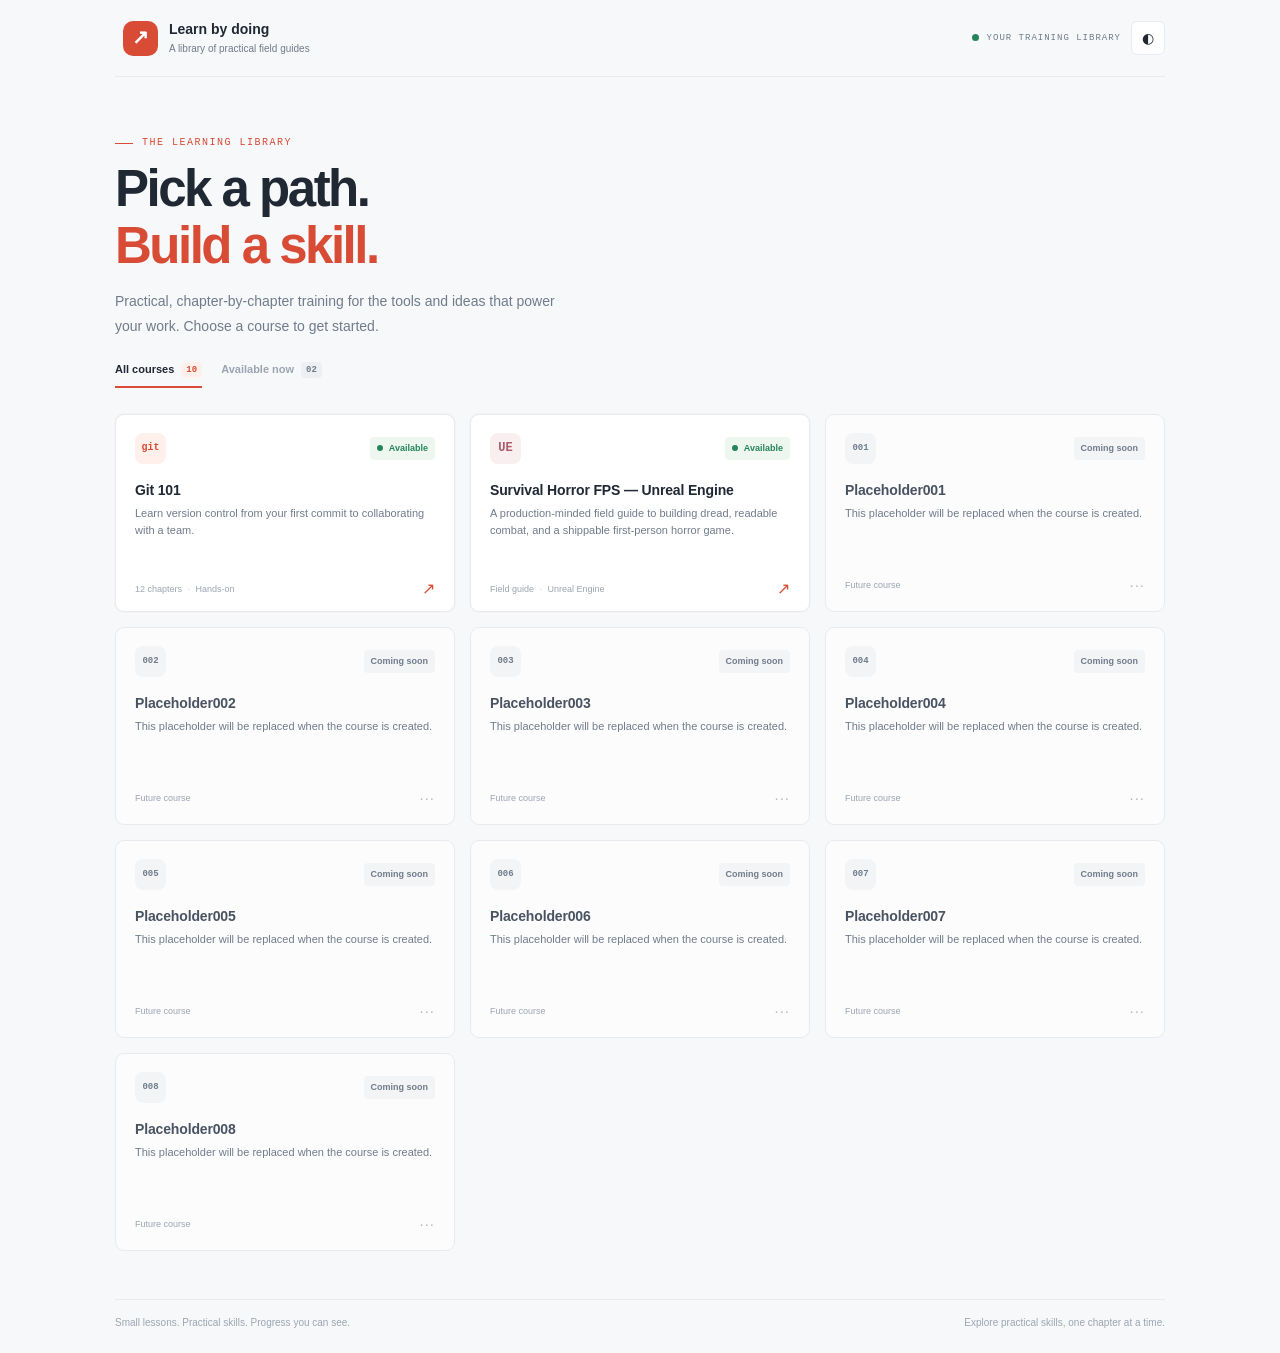
<file: index.html>
<!doctype html>
<html lang="en">
  <head>
    <meta charset="utf-8">
    <meta name="viewport" content="width=device-width, initial-scale=1">
    <meta name="theme-color" content="#f7f8fa">
    <meta name="description" content="Choose a hands-on training course and learn something new, one chapter at a time.">
    <title>Training Library — Learn by doing</title>
    <link rel="stylesheet" href="assets/css/styles.css">
    <script src="assets/js/home.js" defer data-markdown-src="index.md"></script>
  </head>
  <body>
    <div class="page-shell">
      <header class="site-header">
        <a class="brand" href="index.html" aria-label="Training Library home">
          <span class="brand-mark" aria-hidden="true">↗</span>
          <span>Learn by doing<span class="brand-caption">A library of practical field guides</span></span>
        </a>
        <div class="site-header-actions">
          <span class="header-label"><span class="status-dot"></span> YOUR TRAINING LIBRARY</span>
          <button class="theme-button" id="theme-button" type="button" aria-label="Switch to dark theme" title="Toggle theme">◐</button>
        </div>
      </header>

      <main id="home" aria-busy="true">
        <div id="home-content" aria-live="polite">
          <p>Loading the training library…</p>
        </div>
      </main>

      <footer class="site-footer">
        <span>Small lessons. Practical skills. Progress you can see.</span>
        <span>Explore practical skills, one chapter at a time.</span>
      </footer>
    </div>
  </body>
</html>
</file>
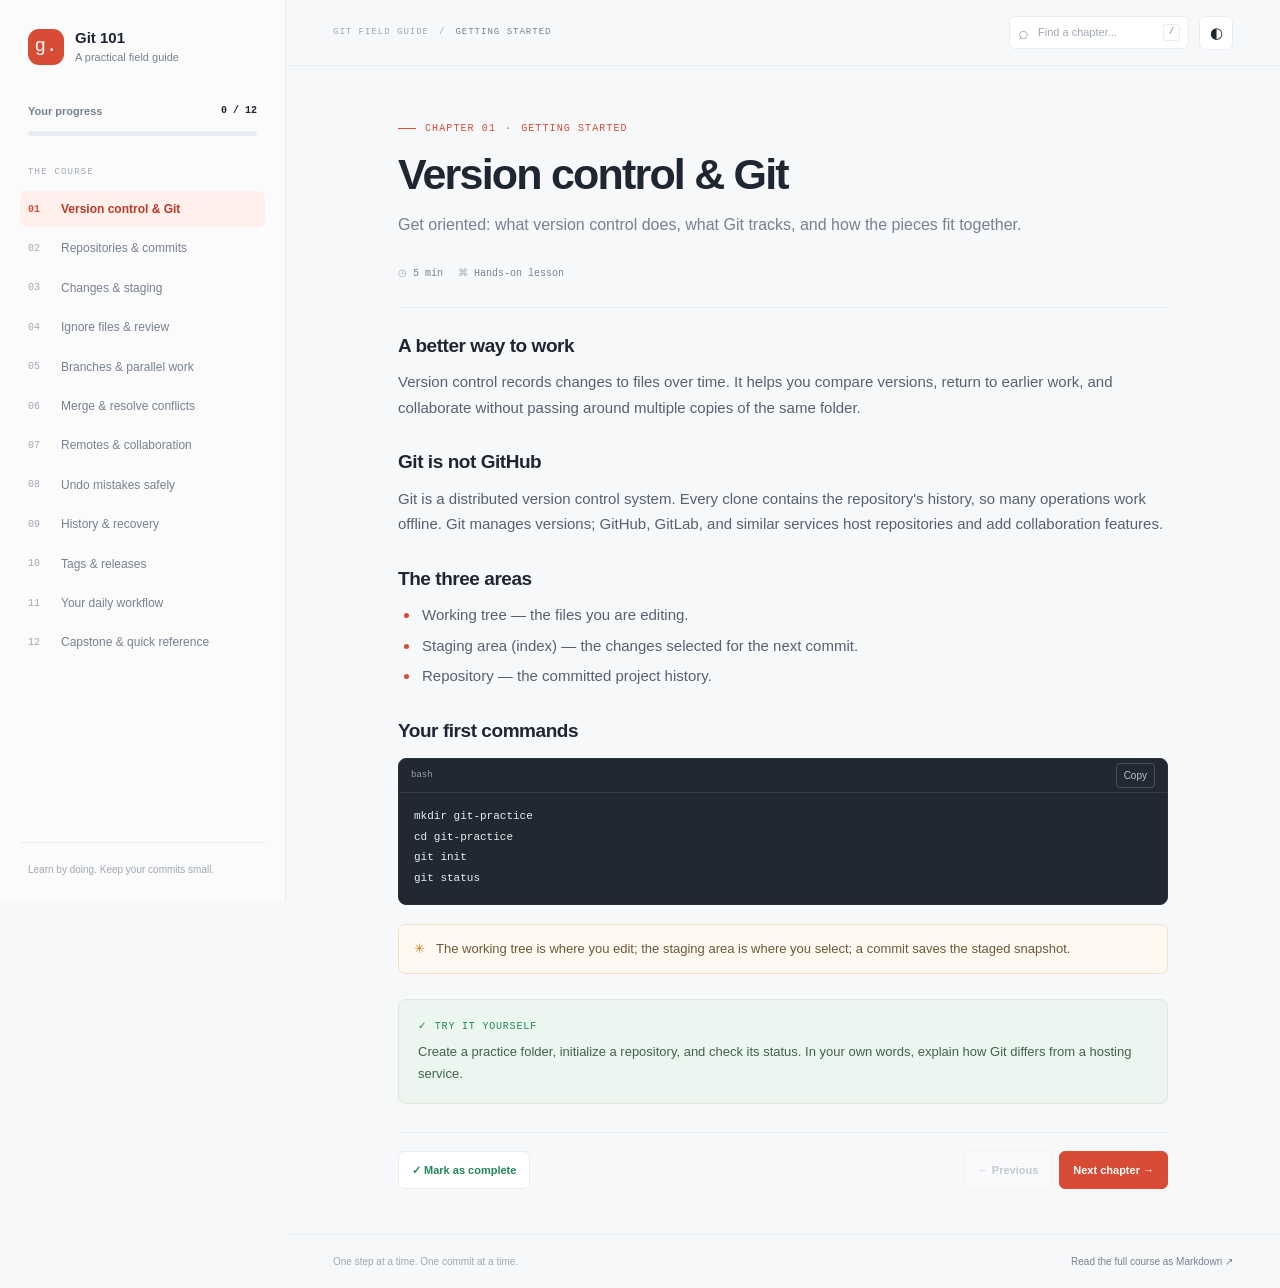
<file: pages/Git-101.html>
<!doctype html>
<html lang="en">
  <head>
    <meta charset="utf-8">
    <meta name="viewport" content="width=device-width, initial-scale=1">
    <meta name="theme-color" content="#f7f8fa">
    <meta name="description" content="A practical, chapter-by-chapter guide to learning Git, with hands-on exercises and a quick command reference.">
    <title>Git 101 — Git Training</title>
    <link rel="stylesheet" href="../assets/css/styles.css">
    <script src="../assets/js/app.js" defer></script>
  </head>
  <body>
    <div class="app-shell">
      <aside class="sidebar" id="sidebar">
        <a class="brand" href="../index.html" aria-label="Training home">
          <span class="brand-mark" aria-hidden="true">g.</span>
          <span>Git 101<span class="brand-subtitle">A practical field guide</span></span>
        </a>

        <div class="course-progress">
          <div class="progress-label">
            <span>Your progress</span>
            <span id="progress-count">0 / 12</span>
          </div>
          <div class="progress-track" role="progressbar" aria-label="Course progress" aria-valuemin="0" aria-valuemax="12" aria-valuenow="0" id="progress-bar">
            <span id="progress-fill"></span>
          </div>
        </div>

        <nav class="chapter-nav" aria-label="Course chapters">
          <p class="nav-heading">THE COURSE</p>
          <ol id="chapter-list"></ol>
        </nav>

        <div class="sidebar-bottom">
          <span class="sidebar-note">Learn by doing. Keep your commits small.</span>
        </div>
      </aside>

      <main class="main-panel">
        <header class="topbar">
          <button class="menu-button" id="menu-button" type="button" aria-label="Open chapter menu" aria-expanded="false">☰</button>
          <div class="breadcrumbs"><span>GIT FIELD GUIDE</span><span aria-hidden="true">/</span><span id="breadcrumb-current">GETTING STARTED</span></div>
          <div class="topbar-actions">
            <label class="search-box">
              <span aria-hidden="true">⌕</span>
              <input id="search" type="search" placeholder="Find a chapter..." aria-label="Find a chapter">
              <kbd>/</kbd>
            </label>
            <button class="theme-button" id="theme-button" type="button" aria-label="Switch to dark theme" title="Toggle theme">◐</button>
          </div>
        </header>

        <article class="lesson" id="lesson" aria-live="polite"></article>

        <footer class="page-footer">
          <span>One step at a time. One commit at a time.</span>
          <a href="Git-101.md">Read the full course as Markdown ↗</a>
        </footer>
      </main>
    </div>
  </body>
</html>
</file>
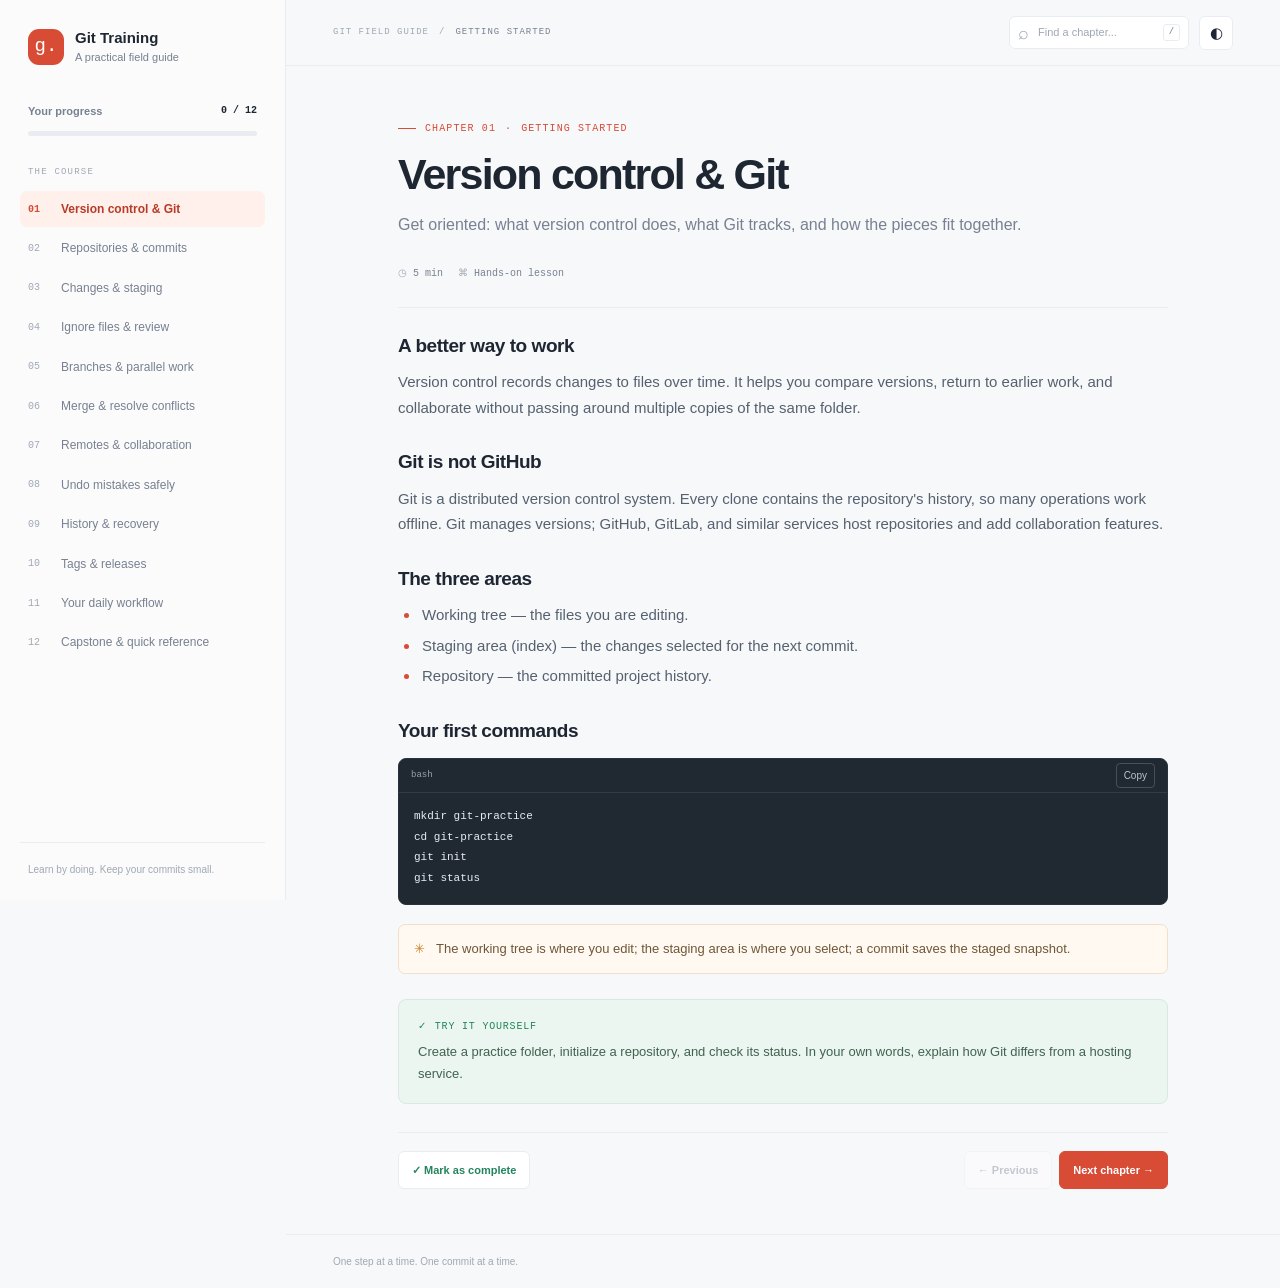
<file: pages/git-training.html>
<!doctype html>
<html lang="en">
  <head>
    <meta charset="utf-8">
    <meta name="viewport" content="width=device-width, initial-scale=1">
    <meta name="theme-color" content="#f7f8fa">
    <meta name="description" content="A practical, chapter-by-chapter guide to learning Git, with hands-on exercises and a quick command reference.">
    <title>Git, step by step — Git Training</title>
    <link rel="stylesheet" href="../assets/css/styles.css">
    <script src="../assets/js/app.js" defer></script>
  </head>
  <body>
    <div class="app-shell">
      <aside class="sidebar" id="sidebar">
        <a class="brand" href="../index.html" aria-label="Training home">
          <span class="brand-mark" aria-hidden="true">g.</span>
          <span>Git Training<span class="brand-subtitle">A practical field guide</span></span>
        </a>

        <div class="course-progress">
          <div class="progress-label">
            <span>Your progress</span>
            <span id="progress-count">0 / 12</span>
          </div>
          <div class="progress-track" role="progressbar" aria-label="Course progress" aria-valuemin="0" aria-valuemax="12" aria-valuenow="0" id="progress-bar">
            <span id="progress-fill"></span>
          </div>
        </div>

        <nav class="chapter-nav" aria-label="Course chapters">
          <p class="nav-heading">THE COURSE</p>
          <ol id="chapter-list"></ol>
        </nav>

        <div class="sidebar-bottom">
          <span class="sidebar-note">Learn by doing. Keep your commits small.</span>
        </div>
      </aside>

      <main class="main-panel">
        <header class="topbar">
          <button class="menu-button" id="menu-button" type="button" aria-label="Open chapter menu" aria-expanded="false">☰</button>
          <div class="breadcrumbs"><span>GIT FIELD GUIDE</span><span aria-hidden="true">/</span><span id="breadcrumb-current">GETTING STARTED</span></div>
          <div class="topbar-actions">
            <label class="search-box">
              <span aria-hidden="true">⌕</span>
              <input id="search" type="search" placeholder="Find a chapter..." aria-label="Find a chapter">
              <kbd>/</kbd>
            </label>
            <button class="theme-button" id="theme-button" type="button" aria-label="Switch to dark theme" title="Toggle theme">◐</button>
          </div>
        </header>

        <article class="lesson" id="lesson" aria-live="polite"></article>

        <footer class="page-footer">
          <span>One step at a time. One commit at a time.</span>
        </footer>
      </main>
    </div>
  </body>
</html>
</file>
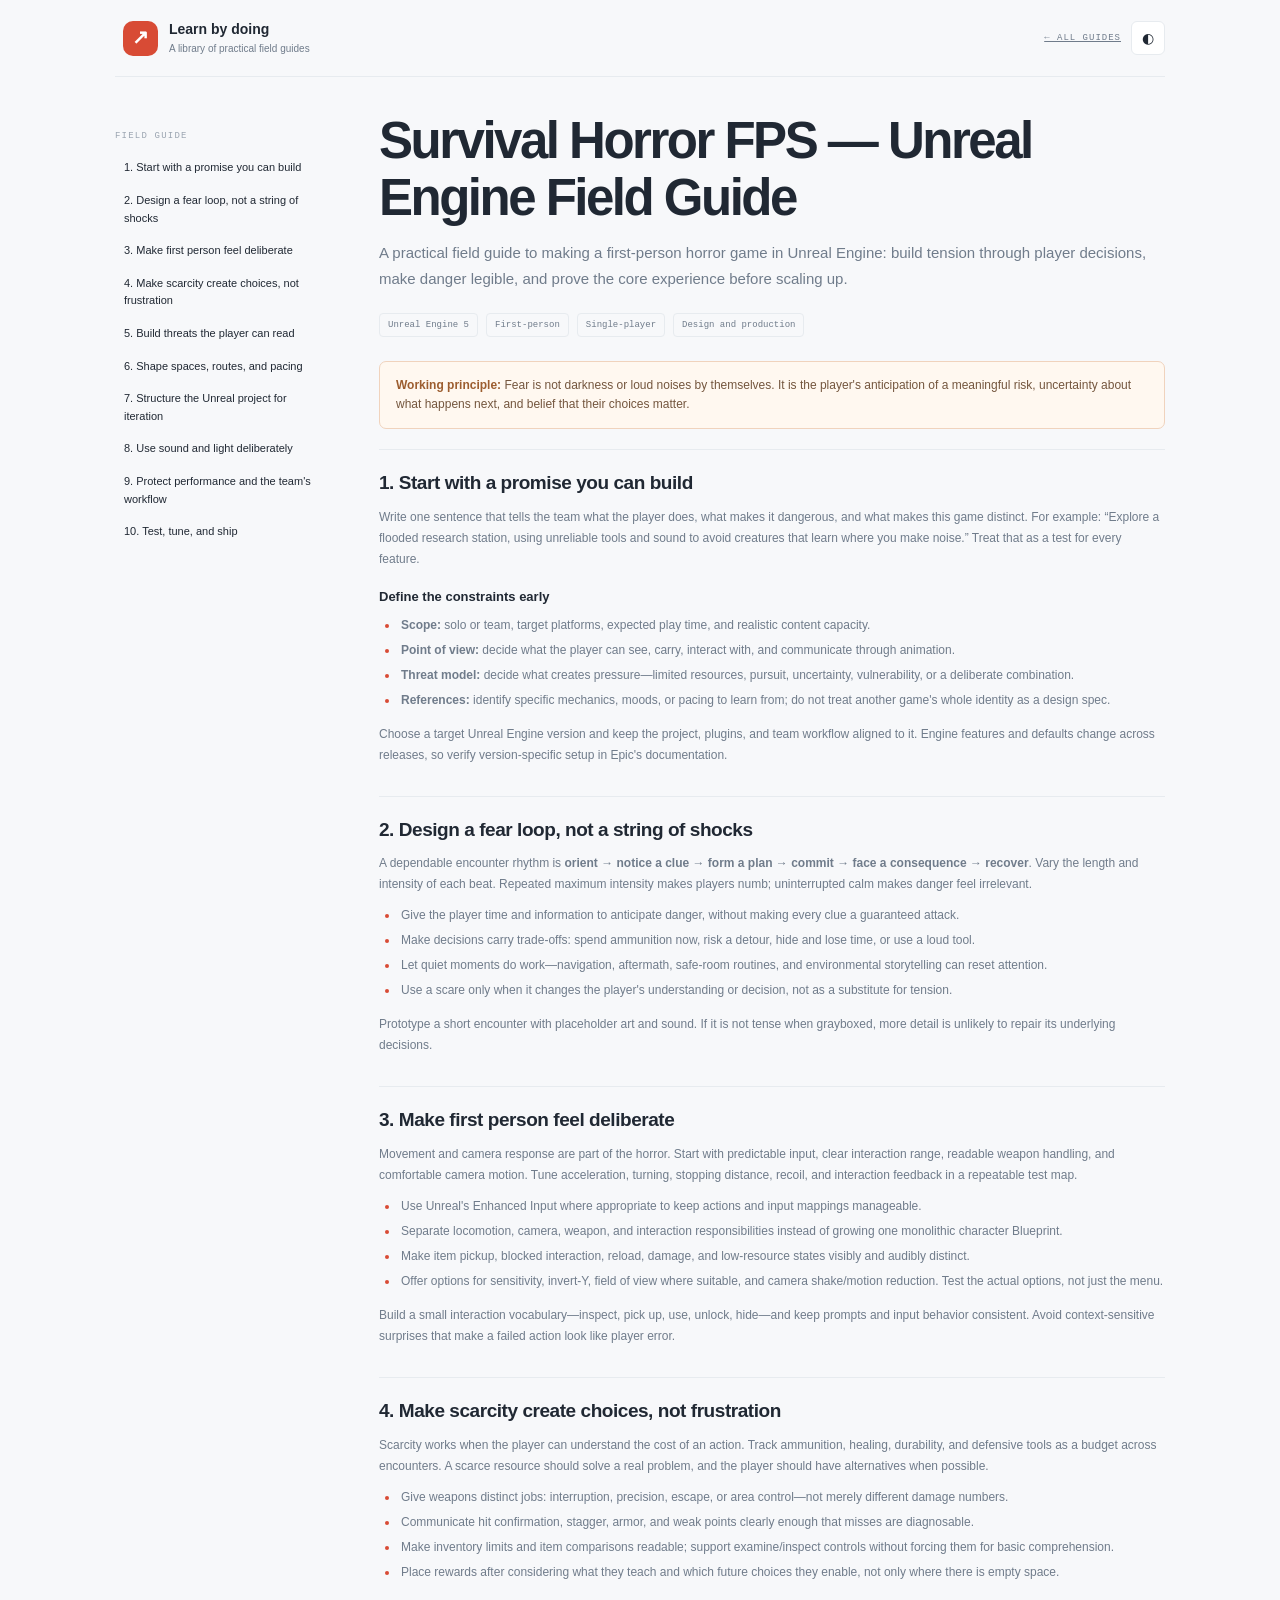
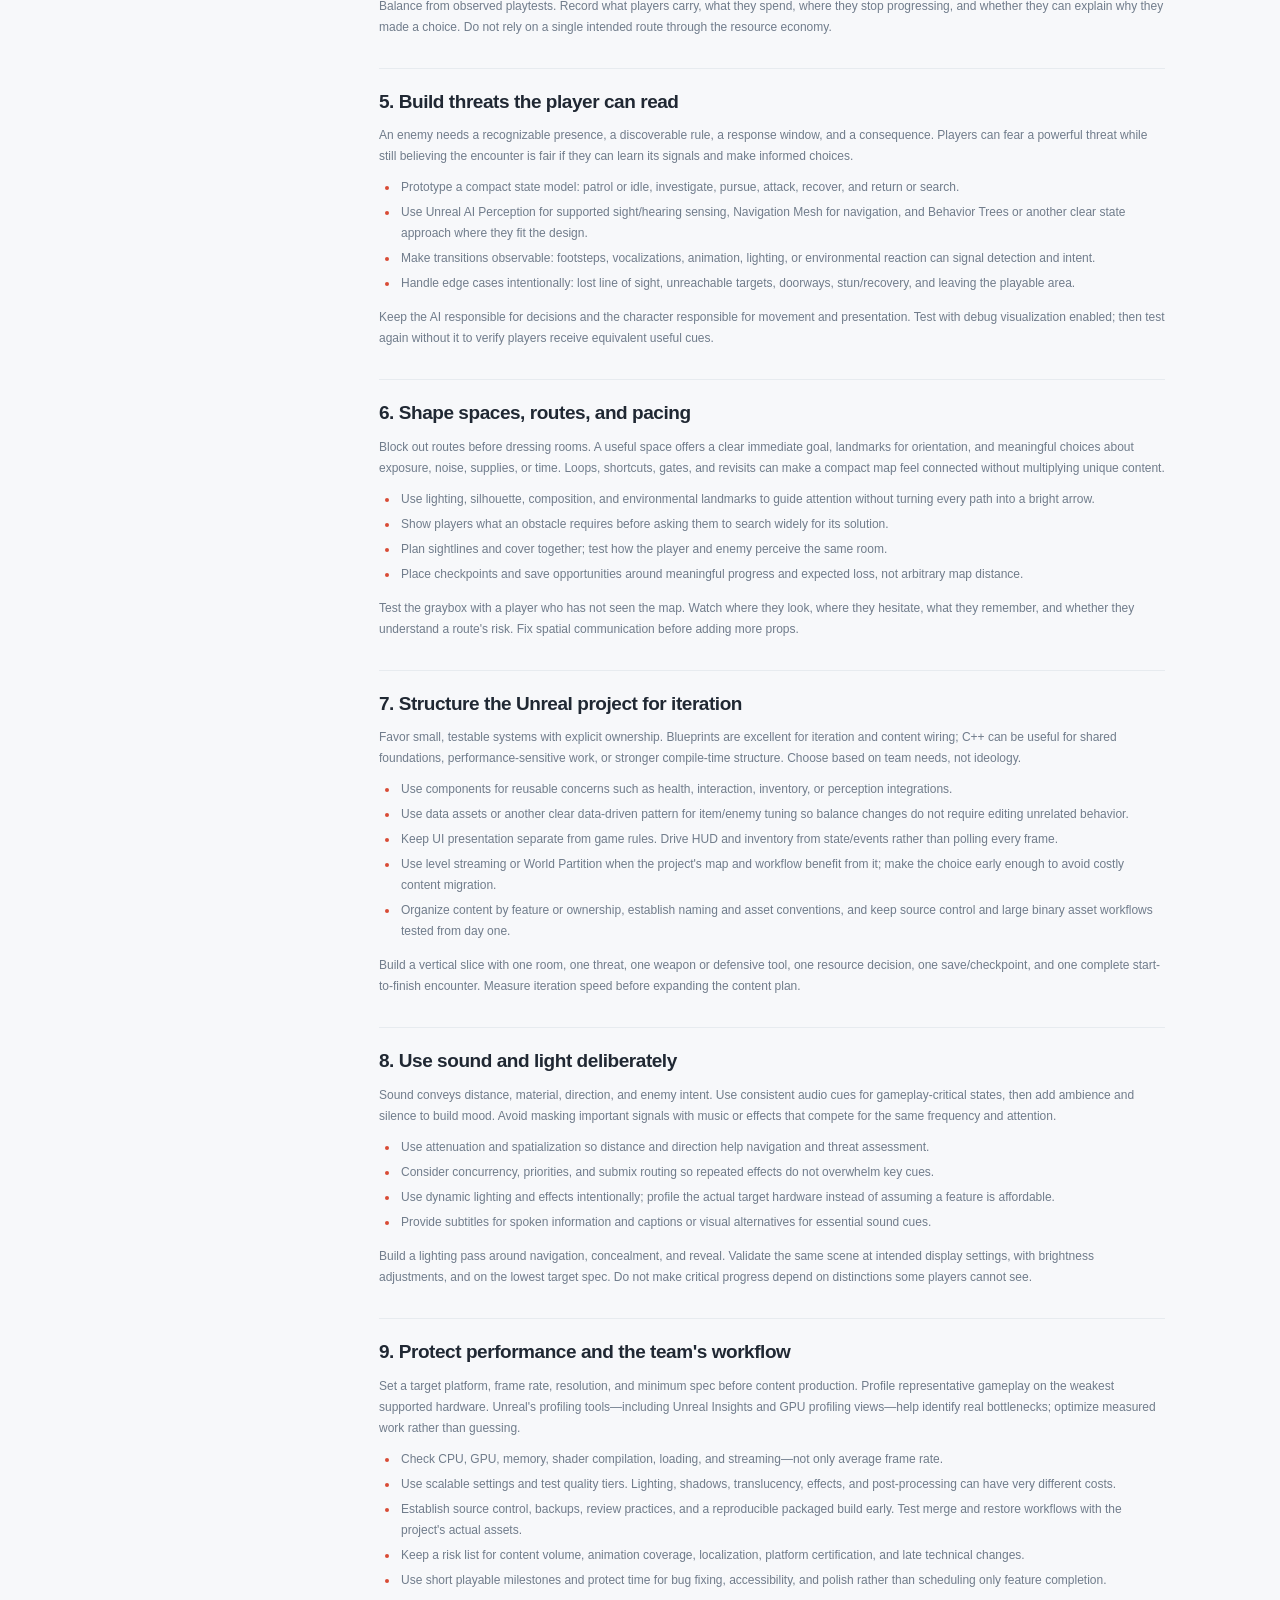
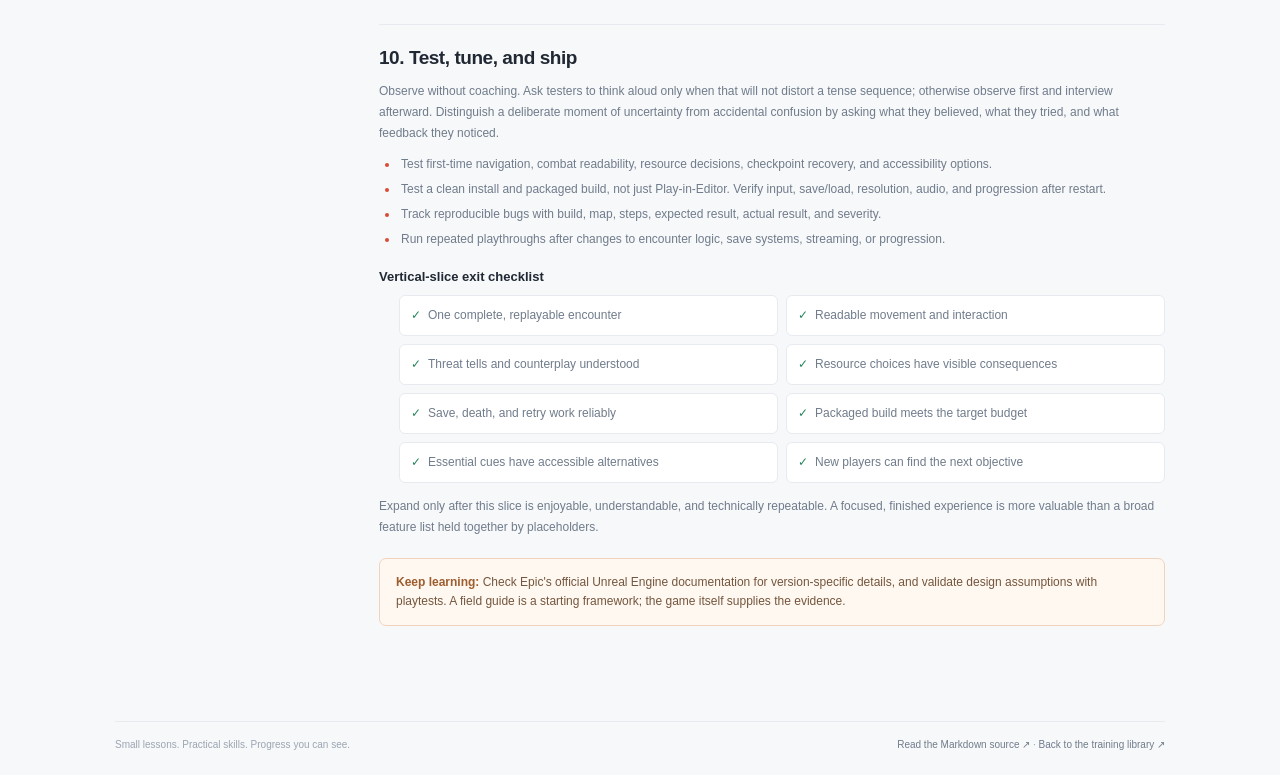
<file: pages/Unreal-Survival-Horror-FPS.html>
<!doctype html>
<html lang="en">
  <head>
    <meta charset="utf-8">
    <meta name="viewport" content="width=device-width, initial-scale=1">
    <meta name="theme-color" content="#f7f8fa">
    <meta name="description" content="A practical field guide from the Training Library.">
    <title>Field Guide — Training Library</title>
    <link rel="stylesheet" href="../assets/css/styles.css">
    <script src="../assets/js/home.js" defer></script>
    <script src="../assets/js/markdown-guide.js" defer data-markdown-src="Unreal-Survival-Horror-FPS.md"></script>
  </head>
  <body>
    <div class="page-shell">
      <header class="site-header">
        <a class="brand" href="../index.html" aria-label="Training Library home">
          <span class="brand-mark" aria-hidden="true">↗</span>
          <span>Learn by doing<span class="brand-caption">A library of practical field guides</span></span>
        </a>
        <div class="site-header-actions">
          <a class="header-label" href="../index.html">← ALL GUIDES</a>
          <button class="theme-button" id="theme-button" type="button" aria-label="Switch to dark theme" title="Toggle theme">◐</button>
        </div>
      </header>

      <main class="guide-layout" id="guide" aria-busy="true">
        <nav class="guide-toc" aria-label="Field guide sections">
          <p>FIELD GUIDE</p>
          <ol id="guide-toc-list"></ol>
        </nav>

        <article class="guide-content" id="guide-content" aria-live="polite">
          <p>Loading the Markdown field guide…</p>
        </article>
      </main>

      <footer class="site-footer">
        <span>Small lessons. Practical skills. Progress you can see.</span>
        <span><a href="Unreal-Survival-Horror-FPS.md">Read the Markdown source ↗</a> · <a href="../index.html">Back to the training library ↗</a></span>
      </footer>
    </div>
  </body>
</html>
</file>
<file: assets/css/styles.css>
:root {
  color-scheme: light;
  --page: #f7f8fa;
  --surface: #ffffff;
  --sidebar: #fbfbfc;
  --text: #1e2632;
  --muted: #778191;
  --faint: #a0a8b4;
  --line: #e9ecf0;
  --soft: #f2f4f6;
  --accent: #d84b35;
  --accent-dark: #b73b28;
  --accent-wash: #fff0ec;
  --green: #23855b;
  --green-wash: #eaf6ef;
  --code: #202831;
  --code-text: #e8edf2;
  --shadow: 0 14px 38px rgba(27, 38, 51, 0.045);
}

* { box-sizing: border-box; }

body {
  margin: 0;
  background: var(--page);
  color: var(--text);
  font-family: "DM Sans", sans-serif;
  font-size: 15px;
  line-height: 1.7;
  -webkit-font-smoothing: antialiased;
}

button, input { font: inherit; }
button { color: inherit; }
a { color: inherit; }

.app-shell { min-height: 100vh; }

.sidebar {
  position: fixed;
  inset: 0 auto 0 0;
  z-index: 5;
  display: flex;
  width: 286px;
  flex-direction: column;
  padding: 29px 20px 20px;
  border-right: 1px solid var(--line);
  background: var(--sidebar);
}

.brand {
  display: flex;
  align-items: center;
  gap: 11px;
  padding: 0 8px;
  color: var(--text);
  font-family: Manrope, sans-serif;
  font-size: 15px;
  font-weight: 800;
  line-height: 1.25;
  text-decoration: none;
}

.brand-mark {
  display: grid;
  width: 36px;
  height: 36px;
  place-items: center;
  border-radius: 11px;
  background: var(--accent);
  color: white;
  font-family: "DM Mono", monospace;
  font-size: 19px;
  font-weight: 500;
}

.brand-subtitle {
  display: block;
  margin-top: 3px;
  color: var(--muted);
  font-family: "DM Sans", sans-serif;
  font-size: 11px;
  font-weight: 500;
}

.course-progress { margin: 37px 8px 29px; }
.progress-label { display: flex; justify-content: space-between; color: var(--muted); font-size: 11px; font-weight: 600; }
.progress-label span:last-child { color: var(--text); font-family: "DM Mono", monospace; font-size: 10px; }
.progress-track { height: 5px; margin-top: 10px; overflow: hidden; border-radius: 99px; background: var(--line); }
.progress-track span { display: block; width: 0; height: 100%; border-radius: inherit; background: var(--green); transition: width 220ms ease; }

.chapter-nav { min-height: 0; overflow: auto; }
.nav-heading { margin: 0 8px 11px; color: var(--faint); font-family: "DM Mono", monospace; font-size: 9px; letter-spacing: 1.2px; }
.chapter-nav ol { display: grid; gap: 3px; margin: 0; padding: 0; list-style: none; }
.chapter-nav button {
  display: flex;
  width: 100%;
  align-items: center;
  gap: 11px;
  padding: 8px;
  border: 0;
  border-radius: 7px;
  background: transparent;
  color: var(--muted);
  cursor: pointer;
  text-align: left;
  transition: background 140ms ease, color 140ms ease;
}
.chapter-nav button:hover { background: var(--soft); color: var(--text); }
.chapter-nav button[aria-current="page"] { background: var(--accent-wash); color: var(--accent-dark); font-weight: 600; }
.chapter-number { width: 22px; color: var(--faint); font-family: "DM Mono", monospace; font-size: 10px; }
.chapter-nav button[aria-current="page"] .chapter-number { color: var(--accent); }
.chapter-title { overflow: hidden; font-size: 12px; text-overflow: ellipsis; white-space: nowrap; }
.chapter-done { margin-left: auto; color: var(--green); font-size: 12px; }
.chapter-nav button[hidden] { display: none; }
.no-results { padding: 10px 8px; color: var(--faint); font-size: 11px; }
.no-results[hidden] { display: none; }

.sidebar-bottom { display: grid; gap: 8px; margin-top: auto; padding: 18px 8px 2px; border-top: 1px solid var(--line); }
.source-link { color: var(--text); font-size: 11px; font-weight: 600; text-decoration: none; }
.source-link:hover, .page-footer a:hover { color: var(--accent); }
.source-link span { color: var(--accent); }
.sidebar-note { color: var(--faint); font-size: 10px; }

.main-panel { min-height: 100vh; margin-left: 286px; }
.topbar {
  position: sticky;
  top: 0;
  z-index: 3;
  display: flex;
  height: 66px;
  align-items: center;
  justify-content: space-between;
  padding: 0 max(36px, calc((100% - 900px) / 2));
  border-bottom: 1px solid var(--line);
  background: color-mix(in srgb, var(--page) 92%, transparent);
  backdrop-filter: blur(14px);
}
.breadcrumbs { display: flex; align-items: center; gap: 10px; color: var(--faint); font-family: "DM Mono", monospace; font-size: 9px; letter-spacing: 1px; }
.breadcrumbs span:last-child { overflow: hidden; max-width: 260px; color: var(--muted); text-overflow: ellipsis; white-space: nowrap; }
.topbar-actions { display: flex; align-items: center; gap: 10px; }
.search-box { display: flex; height: 33px; align-items: center; gap: 7px; padding: 0 8px; border: 1px solid var(--line); border-radius: 6px; background: var(--surface); color: var(--faint); }
.search-box > span { font-size: 18px; line-height: 1; }
.search-box input { width: 120px; border: 0; outline: 0; background: transparent; color: var(--text); font-size: 11px; }
.search-box input::placeholder { color: var(--faint); }
kbd { min-width: 17px; padding: 0 4px; border: 1px solid var(--line); border-radius: 3px; color: var(--muted); font-family: "DM Mono", monospace; font-size: 9px; text-align: center; }
.theme-button, .menu-button { display: grid; width: 34px; height: 34px; place-items: center; border: 1px solid var(--line); border-radius: 6px; background: var(--surface); cursor: pointer; }
.theme-button:hover, .menu-button:hover { color: var(--accent); }
.menu-button { display: none; }

.lesson { width: min(100% - 64px, 770px); min-height: calc(100vh - 116px); margin: 0 auto; padding: 54px 0 45px; }
.eyebrow { display: flex; align-items: center; gap: 9px; color: var(--accent); font-family: "DM Mono", monospace; font-size: 10px; letter-spacing: 1.1px; text-transform: uppercase; }
.eyebrow::before { width: 18px; height: 1px; background: var(--accent); content: ""; }
h1, h2, h3, p { margin-top: 0; }
h1 { margin: 12px 0 10px; font-family: Manrope, sans-serif; font-size: clamp(31px, 4vw, 43px); font-weight: 700; letter-spacing: -1.8px; line-height: 1.2; }
.lesson-lede { max-width: 680px; margin-bottom: 26px; color: var(--muted); font-size: 16px; line-height: 1.75; }
.lesson-meta { display: flex; flex-wrap: wrap; gap: 15px; padding-bottom: 25px; border-bottom: 1px solid var(--line); color: var(--faint); font-family: "DM Mono", monospace; font-size: 10px; }
.lesson-meta span { display: flex; align-items: center; gap: 6px; }
.lesson-meta strong { color: var(--muted); font-weight: 500; }

.lesson-content { padding-top: 25px; }
.lesson-content h2 { margin: 29px 0 10px; font-family: Manrope, sans-serif; font-size: 19px; font-weight: 700; letter-spacing: -0.45px; line-height: 1.4; }
.lesson-content h2:first-child { margin-top: 0; }
.lesson-content h3 { margin: 21px 0 8px; font-size: 14px; font-weight: 700; }
.lesson-content p { margin-bottom: 13px; color: #566170; }
.lesson-content ul, .lesson-content ol { margin: 7px 0 18px; padding-left: 22px; color: #566170; }
.lesson-content li { margin: 5px 0; padding-left: 2px; }
.lesson-content li::marker { color: var(--accent); }
.lesson-content code:not(pre code) { padding: 2px 5px; border-radius: 4px; background: var(--soft); color: var(--accent-dark); font-family: "DM Mono", monospace; font-size: 0.86em; }
.code-wrap { position: relative; margin: 14px 0 19px; overflow: hidden; border: 1px solid #29333e; border-radius: 8px; background: var(--code); }
.code-label { display: flex; min-height: 34px; align-items: center; justify-content: space-between; padding: 0 12px; border-bottom: 1px solid rgba(255,255,255,.09); color: #96a2ae; font-family: "DM Mono", monospace; font-size: 9px; }
.code-label button { padding: 3px 7px; border: 1px solid rgba(255,255,255,.18); border-radius: 4px; background: transparent; color: #bbc4cc; cursor: pointer; font-family: "DM Sans", sans-serif; font-size: 10px; }
.code-label button:hover { border-color: #f29a82; color: #ffd1c5; }
.code-wrap pre { margin: 0; overflow: auto; padding: 13px 15px 16px; color: var(--code-text); font-family: "DM Mono", monospace; font-size: 11px; line-height: 1.85; tab-size: 2; }
.callout { display: flex; gap: 11px; margin: 16px 0; padding: 13px 15px; border: 1px solid #f4dfc9; border-radius: 7px; background: #fff9f1; color: #6f5737; font-size: 13px; }
.callout strong { color: #9d6225; }
.callout-icon { flex: 0 0 auto; color: #cd812e; }
.exercise { margin: 25px 0; padding: 18px 19px; border: 1px solid #d9e9df; border-radius: 8px; background: var(--green-wash); }
.exercise-heading { display: flex; align-items: center; gap: 8px; margin-bottom: 6px; color: var(--green); font-family: "DM Mono", monospace; font-size: 10px; letter-spacing: .8px; text-transform: uppercase; }
.exercise p { margin: 0; color: #426252; font-size: 13px; }
.lesson-content table { width: 100%; margin: 16px 0; border-collapse: collapse; font-size: 12px; }
.lesson-content th, .lesson-content td { padding: 8px 10px; border: 1px solid var(--line); text-align: left; }
.lesson-content th { background: var(--soft); font-weight: 700; }
.lesson-content td code { white-space: nowrap; }
.table-scroll { overflow-x: auto; }

.lesson-actions { display: flex; align-items: center; justify-content: space-between; gap: 12px; margin-top: 28px; padding-top: 18px; border-top: 1px solid var(--line); }
.complete-button, .next-button, .prev-button { min-height: 38px; padding: 0 13px; border: 1px solid var(--line); border-radius: 6px; background: var(--surface); cursor: pointer; font-size: 11px; font-weight: 600; transition: border-color 140ms ease, background 140ms ease; }
.complete-button { color: var(--green); }
.complete-button:hover { border-color: #a8d3b8; background: var(--green-wash); }
.complete-button.is-done { border-color: #a8d3b8; background: var(--green-wash); }
.lesson-nav-buttons { display: flex; gap: 7px; }
.prev-button, .next-button { color: var(--muted); }
.next-button { border-color: var(--accent); background: var(--accent); color: #fff; }
.next-button:hover { border-color: var(--accent-dark); background: var(--accent-dark); }
.prev-button:hover { border-color: #c9cfd6; color: var(--text); }
.prev-button:disabled, .next-button:disabled { opacity: .4; cursor: not-allowed; }

.page-footer { display: flex; justify-content: space-between; gap: 15px; padding: 18px max(36px, calc((100% - 900px) / 2)); border-top: 1px solid var(--line); color: var(--faint); font-size: 10px; }
.page-footer a { color: var(--muted); text-decoration: none; }
.empty-search { padding: 35px 0; color: var(--muted); }

body[data-theme="dark"] {
  color-scheme: dark;
  --page: #151a20;
  --surface: #1b2129;
  --sidebar: #181e25;
  --text: #e5eaf0;
  --muted: #a1acb9;
  --faint: #778391;
  --line: #2b333d;
  --soft: #242c35;
  --accent: #f0785f;
  --accent-dark: #f28b74;
  --accent-wash: #35241f;
  --green: #69c192;
  --green-wash: #1d3028;
  --code: #11161c;
  --code-text: #e8edf2;
  --shadow: 0 14px 38px rgba(0, 0, 0, .16);
}
body[data-theme="dark"] .lesson-content p,
body[data-theme="dark"] .lesson-content ul,
body[data-theme="dark"] .lesson-content ol { color: #bbc4ce; }
body[data-theme="dark"] .callout { border-color: #51402b; background: #2b261e; color: #ddc9a8; }
body[data-theme="dark"] .callout strong { color: #edb76d; }
body[data-theme="dark"] .exercise p { color: #b9d6c4; }
body[data-theme="dark"] .page-shell {
  --page: #151a20;
  --surface: #1b2129;
  --text: #e5eaf0;
  --muted: #a1acb9;
  --faint: #778391;
  --line: #2b333d;
  --accent: #f0785f;
  --accent-soft: #35241f;
  --green: #69c192;
  --green-soft: #1d3028;
  --shadow: 0 14px 38px rgba(0, 0, 0, .16);
  background: var(--page);
  color: var(--text);
}
body[data-theme="dark"] .page-shell .course-card-soon { background: #1a2028; }
body[data-theme="dark"] .page-shell .tab span { background: #2a323b; }
body[data-theme="dark"] .page-shell .theme-button { background: var(--surface); }

.page-shell .horror-icon { background: #f9eff0; color: #ab5c68; }
.guide-layout { display: grid; grid-template-columns: 220px minmax(0, 1fr); gap: 44px; padding: 35px 0 55px; }
.guide-toc { position: sticky; top: 24px; align-self: start; padding: 17px 0; }
.guide-toc p { margin: 0 0 10px; color: var(--faint); font-family: Consolas, monospace; font-size: 9px; letter-spacing: 1.2px; }
.guide-toc ol { display: grid; gap: 3px; margin: 0; padding: 0; list-style: none; }
.guide-toc a { display: block; padding: 6px 9px; border-radius: 5px; color: var(--muted); font-size: 11px; text-decoration: none; }
.guide-toc a:hover { background: var(--accent-soft); color: var(--accent); }
.guide-content { min-width: 0; }
.guide-content .eyebrow { margin: 0 0 9px; color: var(--accent); font-family: Consolas, monospace; font-size: 10px; letter-spacing: 1.5px; }
.guide-content h1 { margin: 0; font-size: clamp(34px, 5vw, 48px); letter-spacing: -2px; line-height: 1.12; }
.guide-content .guide-lede { margin: 14px 0 20px; color: var(--muted); font-size: 15px; line-height: 1.75; }
.guide-meta { display: flex; flex-wrap: wrap; gap: 8px; margin-bottom: 24px; }
.guide-meta span { padding: 4px 8px; border: 1px solid var(--line); border-radius: 4px; color: var(--muted); font-family: Consolas, monospace; font-size: 9px; }
.guide-content .guide-callout { margin: 20px 0; padding: 14px 16px; border: 1px solid #f0d3bd; border-radius: 7px; background: #fff8f0; color: #74563e; font-size: 12px; }
.guide-content .guide-callout strong { color: #9c5d2f; }
.guide-section { scroll-margin-top: 90px; padding: 20px 0; border-top: 1px solid var(--line); }
.guide-section h2 { margin: 0 0 10px; font-size: 19px; font-weight: 700; letter-spacing: -.45px; line-height: 1.4; }
.guide-section h3 { margin: 17px 0 6px; font-size: 13px; }
.guide-section p, .guide-section li { color: var(--muted); font-size: 12px; line-height: 1.75; }
.guide-section p { margin: 0 0 10px; }
.guide-section ul, .guide-section ol { margin: 7px 0 13px; padding-left: 20px; }
.guide-section li { margin: 4px 0; padding-left: 2px; }
.guide-section li::marker { color: var(--accent); }
.guide-section code { padding: 2px 4px; border-radius: 3px; background: var(--line); color: var(--accent); font-family: Consolas, monospace; font-size: .9em; }
.guide-checklist { display: grid; grid-template-columns: repeat(2, minmax(0, 1fr)); gap: 8px; margin: 13px 0; padding: 0; list-style: none; }
.guide-checklist li { margin: 0; padding: 9px 11px; border: 1px solid var(--line); border-radius: 6px; background: var(--surface); }
.guide-content .guide-checklist li::before { margin-right: 7px; color: var(--green); content: "✓"; }
.page-shell .site-footer { display: flex; justify-content: space-between; gap: 12px; padding: 15px 0 22px; border-top: 1px solid var(--line); color: var(--faint); font-size: 10px; }
body[data-theme="dark"] .guide-content .guide-callout { border-color: #51402b; background: #2b261e; color: #ddc9a8; }
body[data-theme="dark"] .guide-content .guide-callout strong { color: #edb76d; }

@media (max-width: 760px) {
  .guide-layout { grid-template-columns: 1fr; gap: 8px; padding: 22px 0 40px; }
  .guide-toc { position: static; padding: 0 0 14px; border-bottom: 1px solid var(--line); }
  .guide-toc ol { grid-template-columns: repeat(2, minmax(0, 1fr)); }
  .guide-content h1 { font-size: 37px; }
  .guide-checklist { grid-template-columns: 1fr; }
  .page-shell .site-footer { flex-direction: column; }
}

@media (max-width: 1050px) {
  .sidebar { width: 250px; }
  .main-panel { margin-left: 250px; }
  .topbar { padding-right: 28px; padding-left: 28px; }
  .lesson { width: min(100% - 52px, 770px); }
  .page-footer { padding-right: 28px; padding-left: 28px; }
}

@media (max-width: 760px) {
  .sidebar { width: 286px; box-shadow: var(--shadow); transform: translateX(-102%); transition: transform 190ms ease; }
  .sidebar.is-open { transform: translateX(0); }
  .main-panel { margin-left: 0; }
  .topbar { height: 58px; padding: 0 16px; }
  .menu-button { display: grid; flex: 0 0 auto; }
  .breadcrumbs { margin-right: auto; margin-left: 11px; font-size: 8px; }
  .breadcrumbs span:first-child, .breadcrumbs span:nth-child(2) { display: none; }
  .breadcrumbs span:last-child { max-width: 135px; }
  .search-box { width: 35px; justify-content: center; padding: 0; }
  .search-box input, .search-box kbd { display: none; }
  .search-box:focus-within { position: absolute; right: 56px; left: 58px; width: auto; justify-content: flex-start; padding: 0 8px; }
  .search-box:focus-within input { display: block; width: 100%; }
  .lesson { width: min(100% - 36px, 640px); min-height: calc(100vh - 105px); padding-top: 37px; }
  .lesson-lede { font-size: 14px; }
  .lesson-content h2 { font-size: 18px; }
  .page-footer { padding: 15px 18px; }
}

@media (max-width: 440px) {
  .lesson { width: calc(100% - 32px); }
  h1 { font-size: 32px; }
  .lesson-meta { gap: 9px; }
  .lesson-actions { align-items: flex-start; flex-direction: column; }
  .lesson-nav-buttons { width: 100%; justify-content: space-between; }
  .page-footer { align-items: flex-start; flex-direction: column; gap: 3px; }
}

.page-shell {
  --page: #f7f8fa;
  --surface: #fff;
  --text: #202833;
  --muted: #707c8b;
  --faint: #9ba5b1;
  --line: #e7ebef;
  --accent: #d84b35;
  --accent-soft: #fff0ec;
  --green: #26845c;
  --green-soft: #edf7f0;
  --shadow: 0 18px 38px rgba(30, 43, 58, .07);
  width: min(100% - 64px, 1120px);
  margin: 0 auto;
  color: var(--text);
  color-scheme: light;
  font-family: "Segoe UI", Arial, sans-serif;
  font-size: 14px;
  line-height: 1.6;
  -webkit-font-smoothing: antialiased;
}

.page-shell a { color: inherit; }
.page-shell .site-header { display: flex; min-height: 77px; align-items: center; justify-content: space-between; gap: 12px; border-bottom: 1px solid var(--line); }
.page-shell .site-header-actions { display: flex; align-items: center; gap: 10px; }
.page-shell .brand { display: flex; align-items: center; gap: 11px; color: var(--text); font-size: 14px; font-weight: 750; line-height: 1.25; text-decoration: none; }
.page-shell .brand-mark { display: grid; width: 35px; height: 35px; place-items: center; border-radius: 10px; background: var(--accent); color: white; font-size: 20px; font-weight: 700; }
.page-shell .brand-caption { display: block; margin-top: 4px; color: var(--muted); font-size: 10px; font-weight: 450; }
.page-shell .header-label { display: flex; align-items: center; gap: 8px; color: var(--muted); font-family: Consolas, monospace; font-size: 9px; letter-spacing: 1px; }
.page-shell .status-dot,
.page-shell .card-status.available span { width: 7px; height: 7px; border-radius: 50%; background: var(--green); }
.page-shell .theme-button { display: grid; width: 34px; height: 34px; place-items: center; border: 1px solid var(--line); border-radius: 6px; background: var(--surface); color: var(--text); cursor: pointer; }
.page-shell .theme-button:hover { color: var(--accent); }

.page-shell .intro { max-width: 550px; padding: 52px 0 25px; }
.page-shell .eyebrow { margin: 0 0 9px; color: var(--accent); font-family: Consolas, monospace; font-size: 10px; letter-spacing: 1.5px; }
.page-shell h1 { margin: 0; font-size: clamp(36px, 5vw, 51px); font-weight: 700; letter-spacing: -2.5px; line-height: 1.12; }
.page-shell h1 span { color: var(--accent); }
.page-shell .intro-copy { max-width: 465px; margin: 15px 0 23px; color: var(--muted); font-size: 14px; line-height: 1.75; }
.page-shell .section-tabs { display: flex; align-items: center; gap: 19px; }
.page-shell .tab { display: flex; align-items: center; gap: 7px; padding: 0 0 7px; border: 0; border-bottom: 2px solid transparent; background: transparent; color: var(--faint); cursor: pointer; font-size: 11px; font-weight: 600; }
.page-shell .tab span { padding: 1px 5px; border-radius: 4px; background: #edf0f3; color: var(--muted); font-family: Consolas, monospace; font-size: 9px; }
.page-shell .tab.is-active { border-bottom-color: var(--accent); color: var(--text); }
.page-shell .tab.is-active span { background: var(--accent-soft); color: var(--accent); }

.page-shell .course-grid { display: grid; grid-template-columns: repeat(3, minmax(0, 1fr)); gap: 15px; padding: 1px 0 48px; }
.page-shell .course-card { display: flex; min-height: 190px; flex-direction: column; padding: 16px 17px 13px; border: 1px solid var(--line); border-radius: 9px; background: var(--surface); text-align: left; }
.page-shell .course-card-live { box-shadow: 0 0 0 1px rgba(216, 75, 53, .04); text-decoration: none; transition: transform 150ms ease, border-color 150ms ease, box-shadow 150ms ease; }
.page-shell .course-card-live:hover { transform: translateY(-2px); border-color: #edb1a5; box-shadow: var(--shadow); }
.page-shell .card-topline { display: flex; min-height: 31px; align-items: center; justify-content: space-between; }
.page-shell .course-icon { display: grid; width: 31px; height: 31px; place-items: center; border-radius: 8px; font-family: Consolas, monospace; font-size: 12px; font-weight: 700; }
.page-shell .git-icon { background: var(--accent-soft); color: var(--accent); font-size: 10px; }
.page-shell .placeholder-icon { background: #f2f4f6; color: var(--muted); font-size: 9px; }
.page-shell .card-status { display: inline-flex; align-items: center; gap: 6px; padding: 4px 7px; border-radius: 4px; background: #f2f4f6; color: var(--muted); font-size: 9px; font-weight: 600; }
.page-shell .card-status.available { background: var(--green-soft); color: var(--green); }
.page-shell .card-status.available span { width: 6px; height: 6px; }
.page-shell .course-title { margin-top: 17px; font-size: 14px; font-weight: 700; letter-spacing: -.15px; line-height: 1.35; }
.page-shell .course-description { margin-top: 5px; color: var(--muted); font-size: 11px; line-height: 1.55; }
.page-shell .card-bottom { display: flex; align-items: center; justify-content: space-between; gap: 8px; margin-top: auto; padding-top: 12px; color: var(--faint); font-size: 9px; }
.page-shell .meta-divider { padding: 0 3px; color: #c1c8cf; }
.page-shell .card-arrow { color: var(--accent); font-size: 16px; line-height: 1; }
.page-shell .lock-icon { color: #b1bac3; font-size: 15px; letter-spacing: 1px; }
.page-shell .course-card-soon { background: #fcfcfd; }
.page-shell .course-card-soon .course-title { color: #495361; }
.page-shell .course-card[hidden] { display: none; }

.page-shell .site-footer { display: flex; min-height: 53px; align-items: center; justify-content: space-between; gap: 15px; border-top: 1px solid var(--line); color: var(--faint); font-size: 10px; }
.page-shell .site-footer a { color: var(--muted); text-decoration: none; }
.page-shell .site-footer a:hover { color: var(--accent); }

@media (min-width: 1200px) {
  .page-shell { width: min(100% - 96px, 1050px); }
  .page-shell .course-card { min-height: 198px; padding: 18px 19px 14px; }
  .page-shell .intro { padding-top: 58px; }
}

@media (max-width: 760px) {
  .page-shell { width: min(100% - 36px, 600px); }
  .page-shell .intro { padding-top: 39px; }
  .page-shell .course-grid { grid-template-columns: repeat(2, minmax(0, 1fr)); gap: 11px; padding-bottom: 34px; }
  .page-shell .course-card { min-height: 190px; padding: 13px; }
  .page-shell .course-title { font-size: 13px; }
  .page-shell .course-description { font-size: 10px; }
}

@media (max-width: 470px) {
  .page-shell { width: calc(100% - 32px); }
  .page-shell .header-label { font-size: 8px; letter-spacing: .5px; }
  .page-shell .intro { padding-top: 33px; }
  .page-shell h1 { font-size: 39px; }
  .page-shell .intro-copy { font-size: 13px; }
  .page-shell .course-grid { grid-template-columns: 1fr; gap: 10px; }
  .page-shell .course-card { min-height: 165px; padding: 15px; }
  .page-shell .course-title { margin-top: 13px; }
  .page-shell .site-footer { align-items: flex-start; flex-direction: column; justify-content: center; gap: 2px; padding: 10px 0; }
}
</file>
